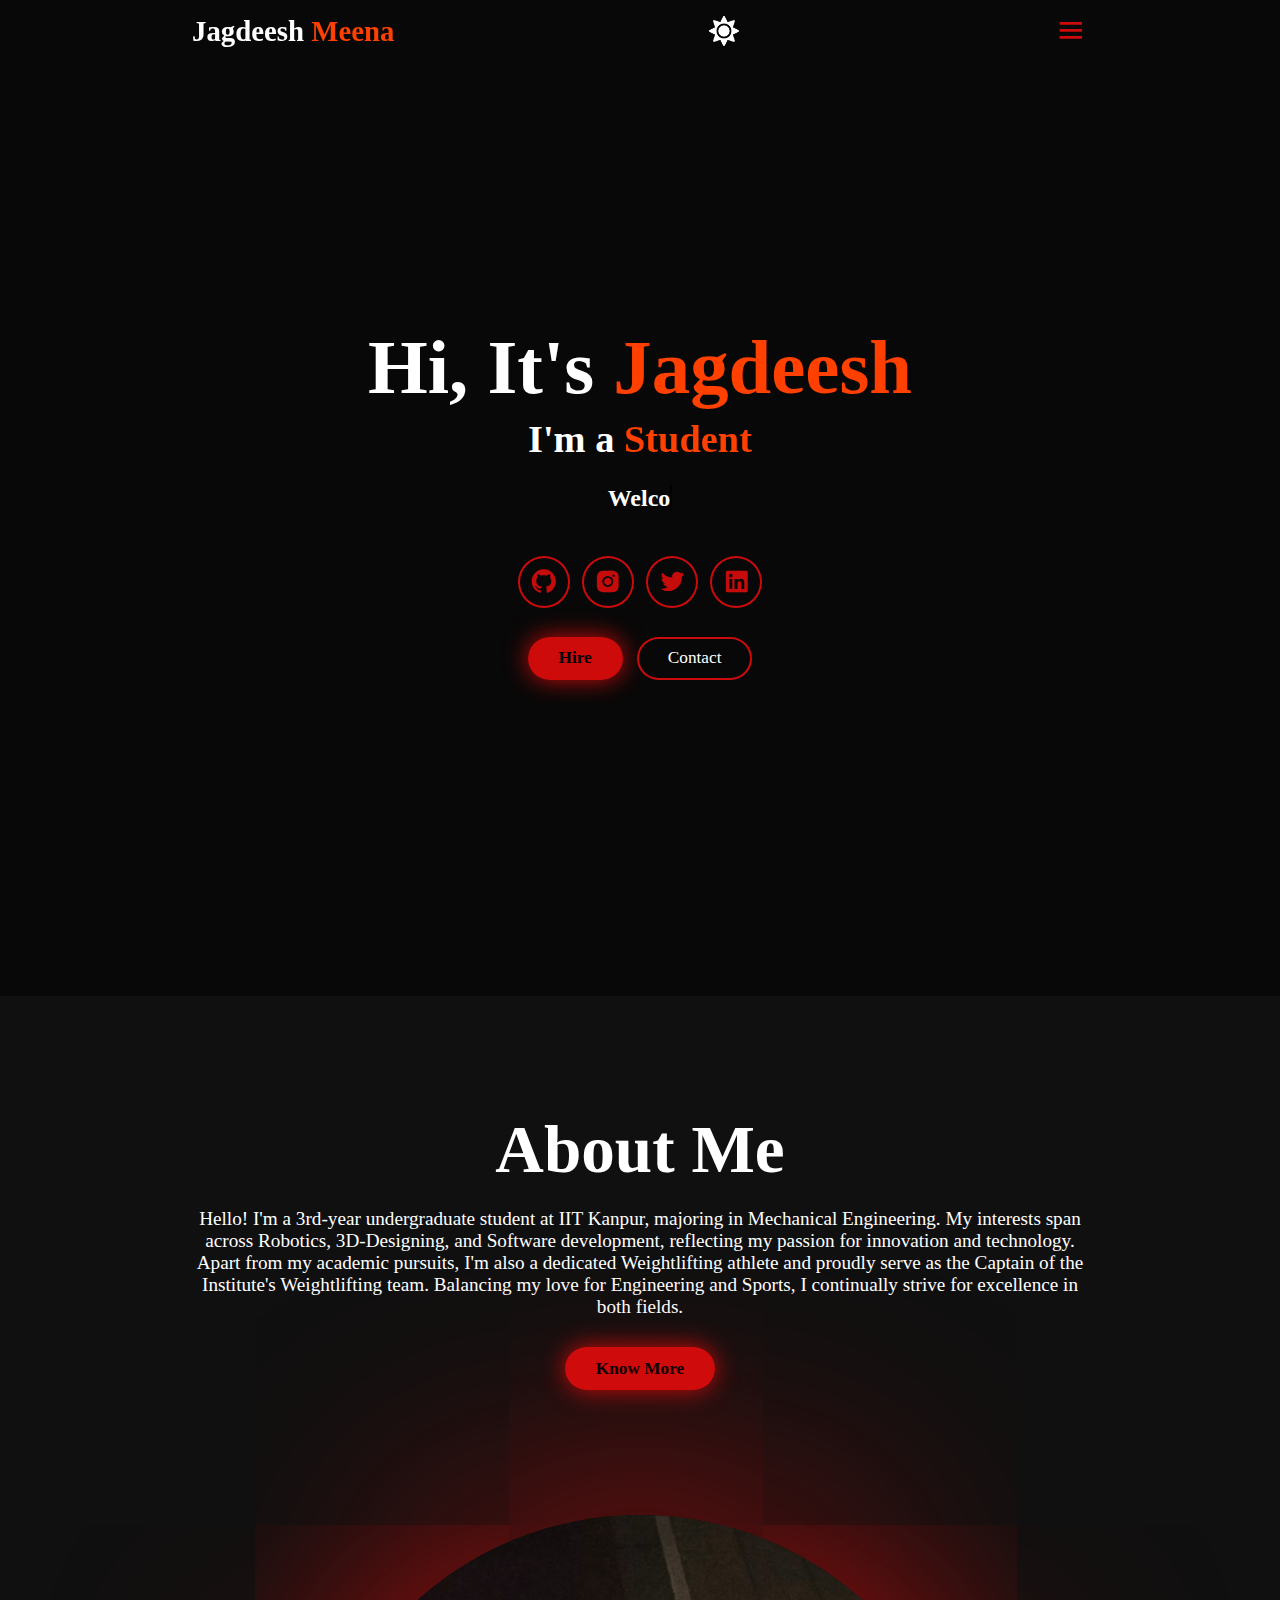
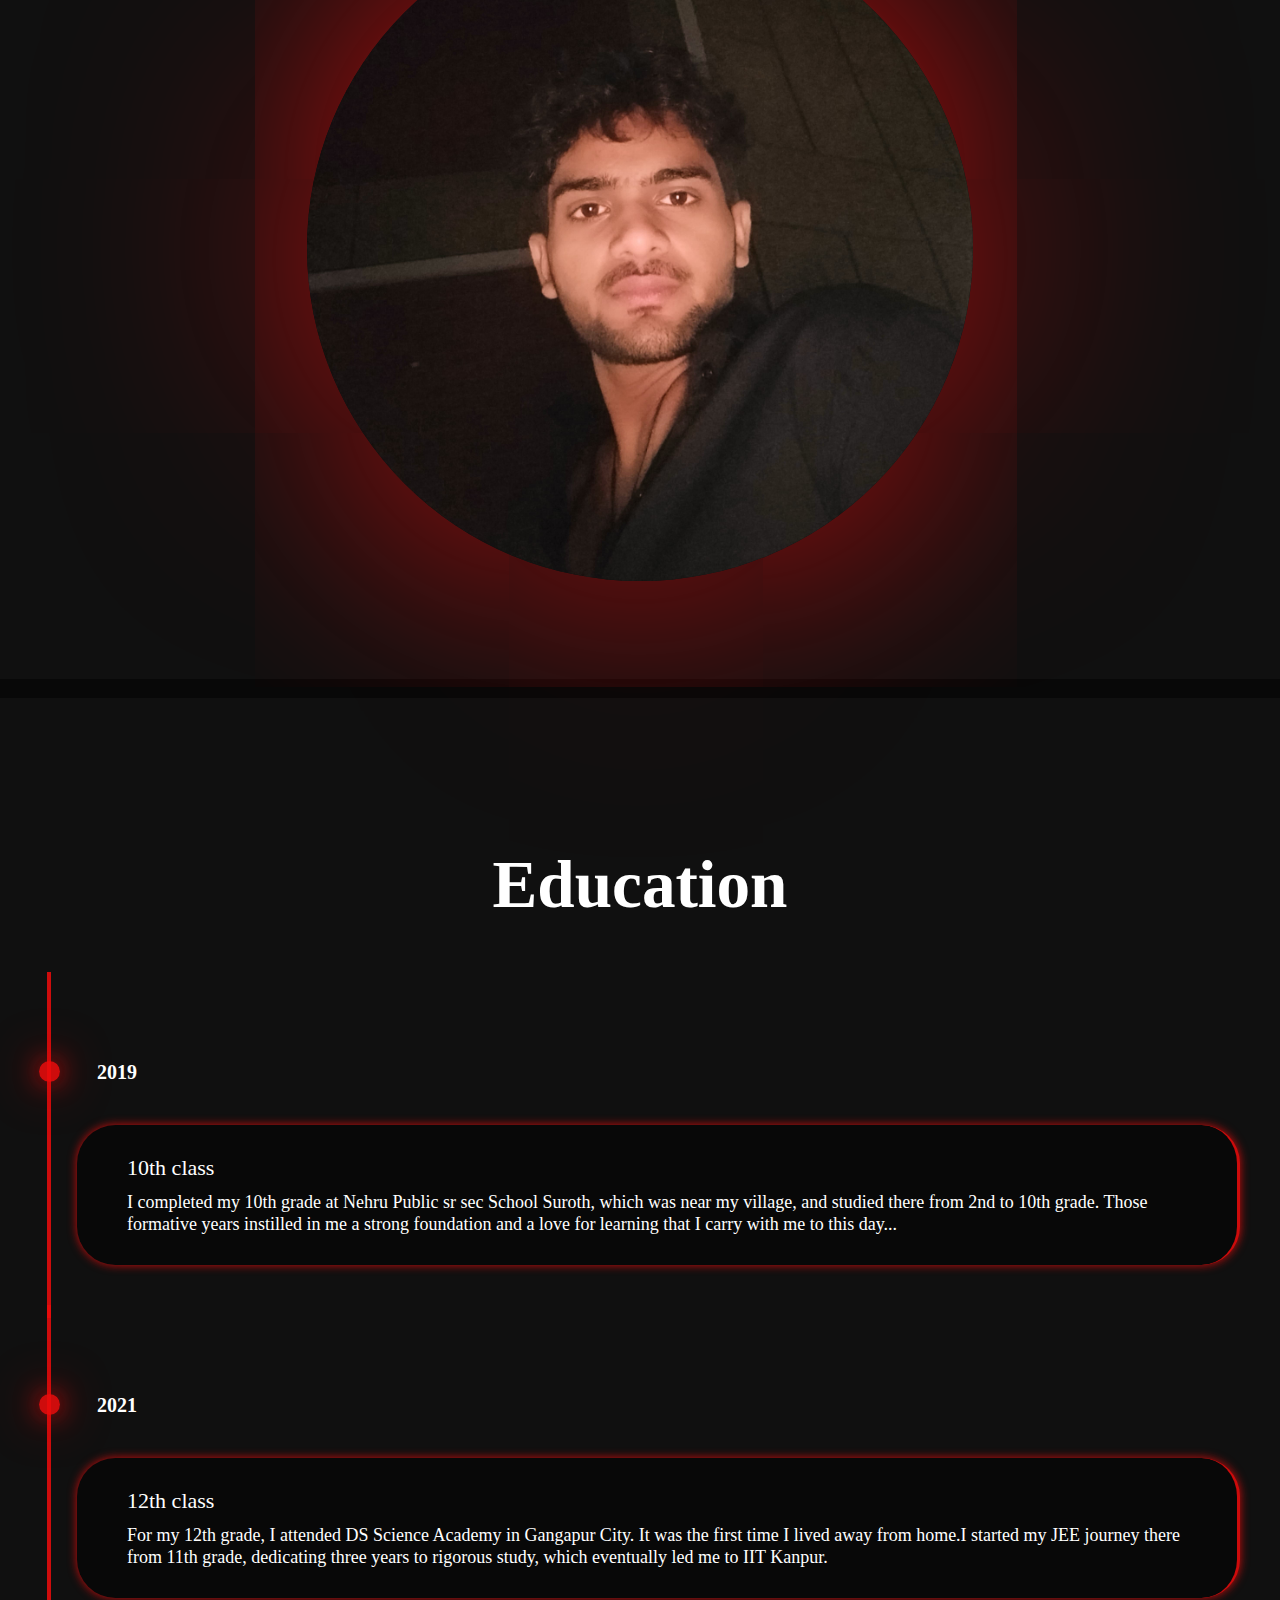
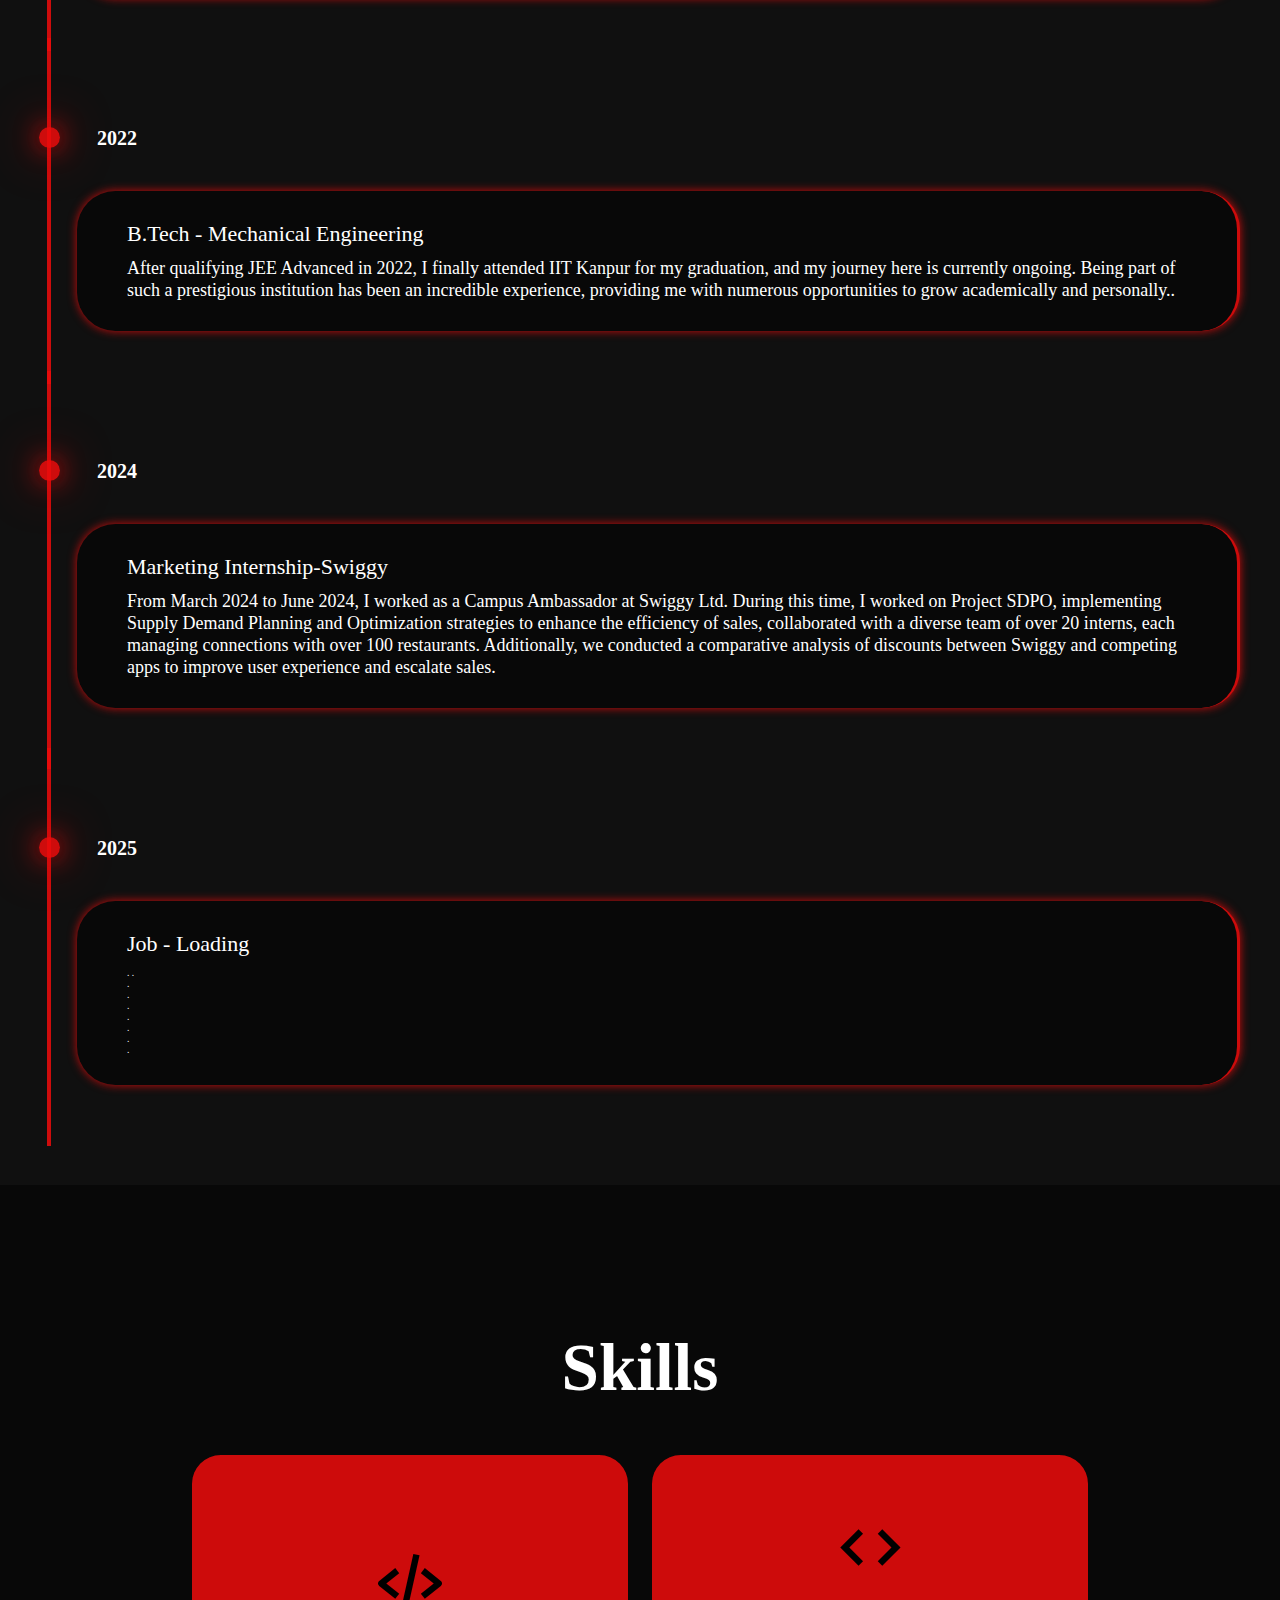
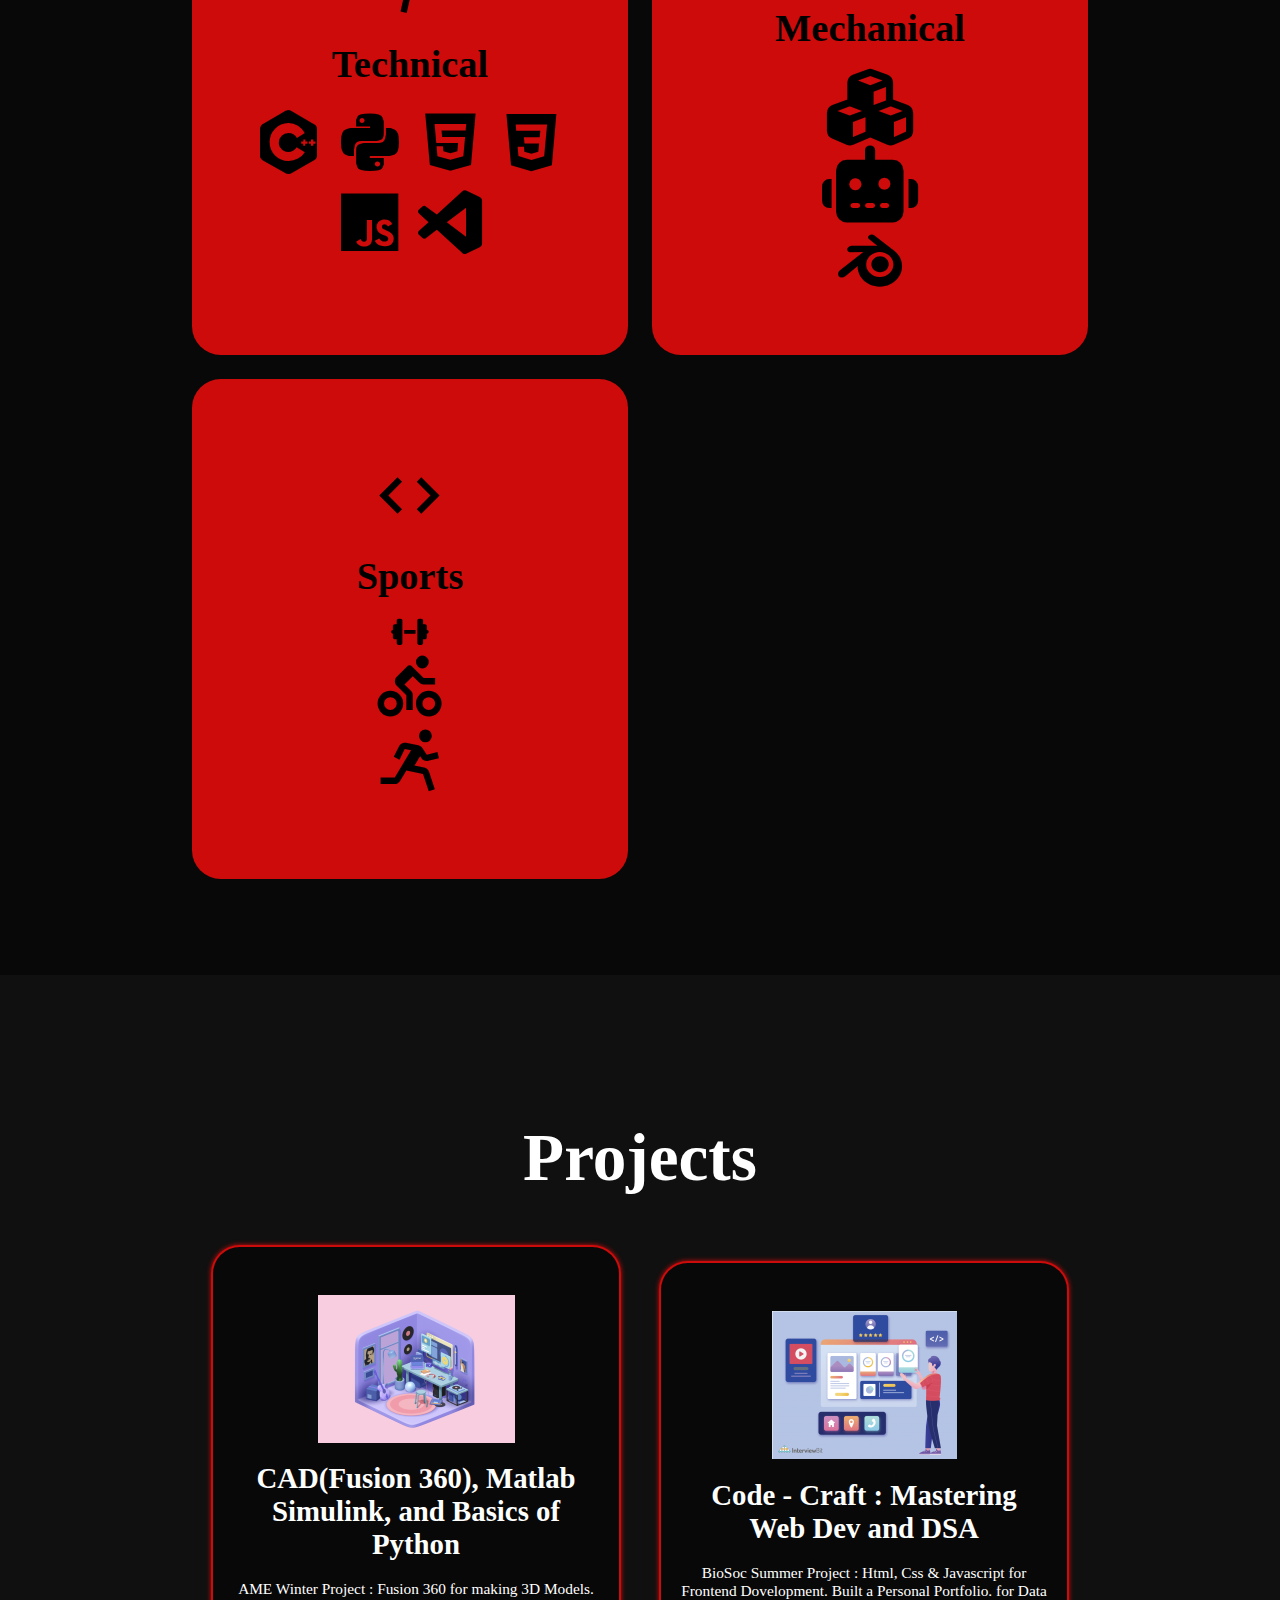
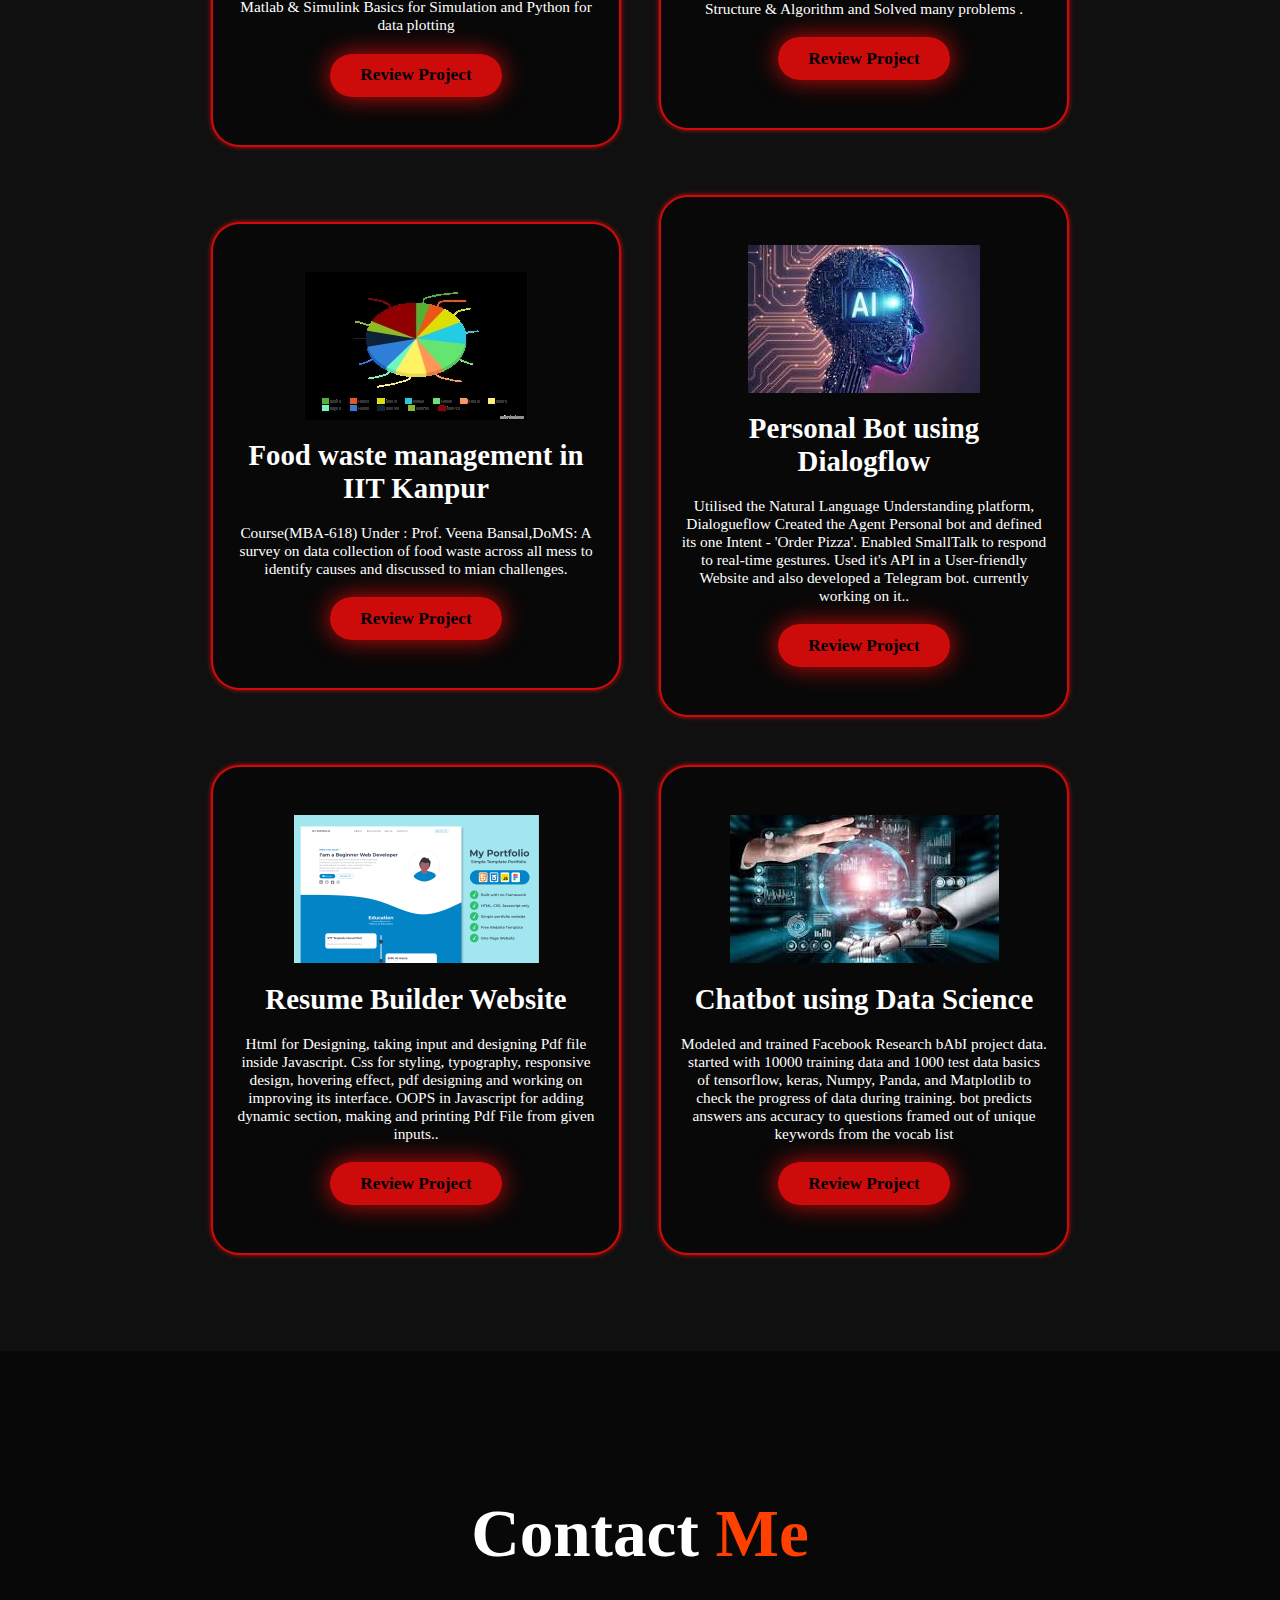
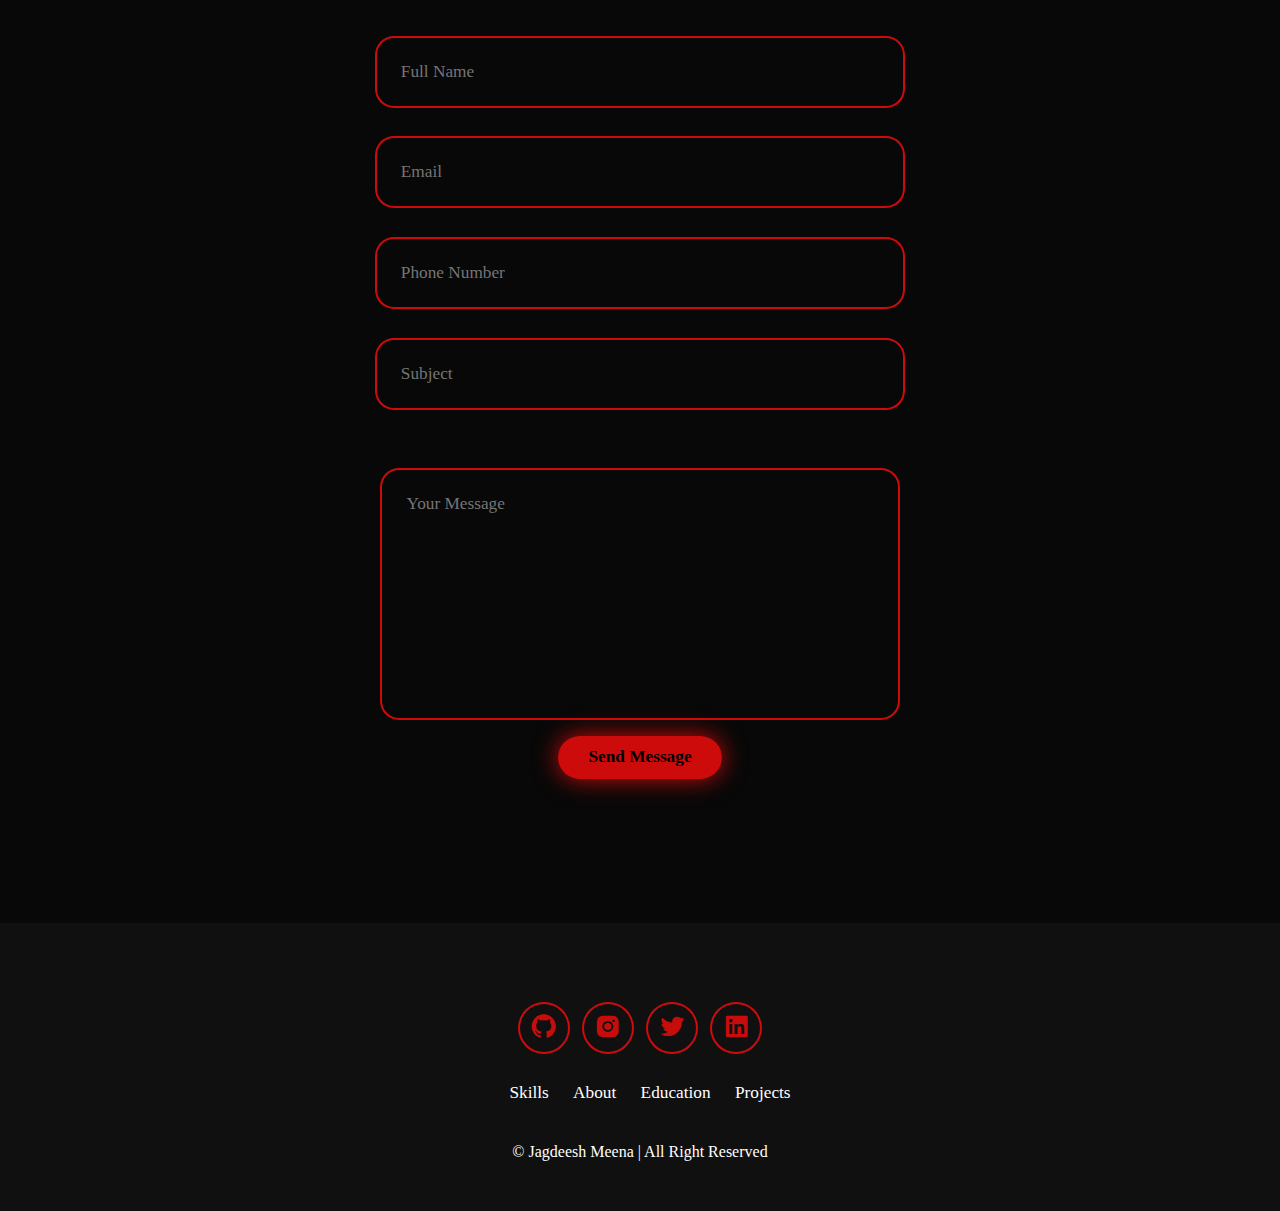
<file: index.html>
<!DOCTYPE html>
<html lang="en">

<head>
  <meta charset="UTF-8" />
  <meta name="viewport" content="width=device-width, initial-scale=1.0" />
  <title>Portfolio Website</title>
  <link rel="stylesheet" href="style.css" />
  <link rel="stylesheet" href="https://cdnjs.cloudflare.com/ajax/libs/font-awesome/6.2.0/css/all.min.css" />
  <link href="https://unpkg.com/boxicons@2.1.4/css/boxicons.min.css" rel="stylesheet" />
</head>

<body>
  <header class="header">
    <a href="#home" class="logo">
      Jagdeesh <span>Meena</span>
    </a>
    <img src="sun.png" id="icon" alt="">
    <i class="bx bx-menu" id="menu-icon"></i>

    <nav class="navbar">
      <a href="#home" >Home</a>
      <a href="#about">About</a>
      <a href="#education">Education</a>
      <a href="#services">Skills</a>
      <a href="#projects">Projects</a>
      <a href="#contact">Contact</a>
    </nav>
    
    
    <a href="Master_Resume.pdf" class="gradient-btn">Resume</a>

  </header>

  <section class="home" id="home">

    <div class="home-content">
      <h1>Hi, It's <span>Jagdeesh</span></h1>
      <h3 >I'm a <span id="dynamic-text">Student</span ></h3>
      <h2 id="welcome">Welcome To my Page</h2>


      <div class="social-icons">

        <a href="https://github.com/jagdeeshjk">
          <i  class="bx bxl-github"></i>
        </a>
        <a href="https://www.instagram.com/jagdeeshjk_08/">
          <i class="bx bxl-instagram-alt"></i>
        </a>
        <a href="#">
          <i class="bx bxl-twitter"></i>
        </a>
        <a href="https://www.linkedin.com/in/jagdeesh-meena/">
          <i class="bx bxl-linkedin-square"></i>
        </a>

      </div>
      <div class="btn-group">
        <a href="#" class="btn">Hire</a>
        <a onclick="window.location.href='mailto:jaymeena075@gmail.com';" >Contact</a>
      </div>

    </div>
    </div>
  </section>

  <section class="about" id="about">
    <div class="about-img">
      <img src="WhatsApp Image 2024-07-16 at 22.52.01_89c51a00.jpg" alt="">
    </div>
    <div class="about-content">
      <h2>About Me</h2>
      <p>
        Hello! I'm a 3rd-year undergraduate student at IIT Kanpur, majoring in Mechanical Engineering. My interests span across Robotics, 3D-Designing, and Software development, reflecting my passion for innovation and technology. Apart from my academic pursuits, I'm also a dedicated Weightlifting athlete and proudly serve as the Captain of the Institute's Weightlifting team. Balancing my love for Engineering and Sports, I continually strive for excellence in both fields.
      </p>
     


      <a href="#" class="btn" onclick="promptPassword()">Know More</a><!-- Replace 'new-page.html' with your actual page URL -->
    </div>
  </section>


<section class="education" id="education">

      <h2 class="heading">Education</h2>
      <div class="timeline-items">

        <div class="timeline-item">
          <div class="timeline-dot"></div>
             <div class="timeline-date">
              2019
             </div>
             <div class="timeline-content">
              <h3>10th class</h3>
              <p>I completed my 10th grade at Nehru Public sr sec School Suroth, which was near my village, and studied there from 2nd to 10th grade. Those formative years instilled in me a strong foundation and a love for learning that I carry with me to this day...</p>
             </div>
          
        </div>

        <div class="timeline-item">
          <div class="timeline-dot"> </div>
             <div class="timeline-date">
            2021
             </div>
             <div class="timeline-content">
              <h3>12th class</h3>
              <p>For my 12th grade, I attended DS Science Academy in Gangapur City. It was the first time I lived away from home.I started my JEE journey there from 11th grade, dedicating three years to rigorous study, which eventually led me to IIT Kanpur.</p>
             </div>
         
        </div>
 
        <div class="timeline-item">
          <div class="timeline-dot"></div>
             <div class="timeline-date">
              2022
             </div>
             <div class="timeline-content">
              <h3>B.Tech - Mechanical Engineering</h3>
              <p>After qualifying JEE Advanced in 2022, I finally attended IIT Kanpur for my graduation, and my journey here is currently ongoing. Being part of such a prestigious institution has been an incredible experience, providing me with numerous opportunities to grow academically and personally..</p>
             </div>
          
        </div>

        <div class="timeline-item">
          <div class="timeline-dot"></div>
             <div class="timeline-date">
              2024
             </div>
             <div class="timeline-content">
              <h3>Marketing Internship-Swiggy</h3>
              <p>From March 2024 to June 2024, I worked as a Campus Ambassador at Swiggy Ltd. During this time, I worked on Project SDPO, implementing Supply Demand Planning and Optimization strategies to enhance the efficiency of sales, collaborated with a diverse team of over 20 interns, each managing connections with over 100 restaurants. Additionally, we conducted a comparative analysis of discounts between Swiggy and competing apps to improve user experience and escalate sales.</p>
             </div>
          
        </div>
  
        <div class="timeline-item">
          <div class="timeline-dot"></div>
             <div class="timeline-date">
              2025
             </div>
             <div class="timeline-content">
              <h3>Job - Loading</h3>
              <p>
                <div class=""></div>.
                . <div>.</div>
                . <div>.</div>
                . <div>.</div>
                . <div>.</div>
               
             </div>
          
        </div>


      </div>


</section>
 

  <section class="services" id="services">

    <h2 class="heading"> Skills</h2>


    <div class="services-container">
      <div class="service-box">
        <div class="service-info">
          <i class='bx bx-code-alt'></i>
          <h4>Technical</h4>
          <p>


            <i class='bx bxl-c-plus-plus' ></i>
            <i class='bx bxl-python' ></i>
            <i class='bx bxl-html5' ></i>
            <i class='bx bxl-css3' ></i>
            <i class='bx bxl-javascript' ></i>
            <i class='bx bxl-visual-studio'></i>
            
          </p>
        </div>
      </div>




      <div class="service-box">
        <div class="service-info">
          <i class="bx bx-code"></i>
          <h4>Mechanical</h4>
          <p>
          <div>  <i class="fa-solid fa-cubes"></i></div>
            <i class="fa-solid fa-robot"></i>
            <i class='bx bxl-blender'></i>
          </p>
        </div>
      </div>
      <div class="service-box">
        <div class="service-info">
          <i class="bx bx-code"></i>
          <h4>Sports</h4>
          <p>
            <div><i style='font-size:30px' class='fas'>&#xf44b;</i></div> 
            <i class='bx bx-cycling'></i>
            <i class='bx bx-run'></i>


          </p>
        </div>
      </div>
    </div>
  </section>




  <section class="projects" id="projects">

    <h2 class="heading">Projects</h2>
    <div class="projects-box">


      <div class="project-card">
        <img src="cad project.png" alt="">

        <h3>CAD(Fusion 360), Matlab Simulink, and Basics of Python </h3>
        <p> 
          AME Winter Project :   Fusion 360 for making 3D Models.
 Matlab & Simulink Basics for Simulation and Python for data plotting 
        </p>
        <a class="btn"href="https://a360.co/49PbHSa" > Review Project </a>
       
      </div>
    <!-- <div class="btn" href onclick="openModal('project1-modal')" > Review Project</div>
      </div>

      Modal for Project 1 
<div id="project1-modal" class="modal">
  <div id="close" class="modal-content">
    <span class="modal-close" onclick="closeModal('project1-modal')"></span>
    <h2>Project 1 Details</h2>
    <p>Details about Project 1...</p>
    <p>You can add more content here.
      Lorem ipsum dolor sit amet consectetur adipisicing elit. Nostrum animi reprehenderit atque, veniam excepturi quod quas tenetur? Esse temporibus laudantium harum, sit hic porro obcaecati, voluptas natus officia nihil unde?
    </p>
  </div>
</div>  -->


      <div class="project-card">
        <img src="Wevdev project.png" alt="">
        <h3> Code - Craft :   Mastering  Web  Dev and DSA</h3>
        <p>BioSoc Summer Project : 
          
          Html, Css & Javascript for Frontend Dovelopment. Built a Personal Portfolio.
         for Data Structure & Algorithm and Solved many problems .
         </p>
         <a class="btn" href="https://github.com/jagdeeshjk/Portfolio_Jagdeesh_meena.git" > Review Project</a>
      </div>


      <div class="project-card">
        <img src="food waste.jpg" alt="">
        <h3>Food waste management in IIT Kanpur</h3>
        <p>Course(MBA-618)
          Under : Prof. Veena Bansal,DoMS: 
          A survey on data collection of food waste across all mess to identify causes and discussed to mian challenges. </p>
          <a class="btn" href="https://drive.google.com/file/d/1zjwTZJby-jJ7IVWIPSo_uhHaxQW8qSmQ/view" > Review Project</a>
      </div>


      <div class="project-card">
        <img src="one.jpeg" alt="">
        <h3>Personal Bot using Dialogflow</h3>
        <p> 
           Utilised the Natural Language Understanding platform, Dialogueflow 
        Created the Agent Personal bot and defined its one Intent - 'Order Pizza'. Enabled SmallTalk to respond to real-time gestures. Used it's API in a User-friendly Website and also developed a Telegram bot. currently working on it..</p>
       <a class= "btn" href="https://t.me/Jagdeesh_Personal_bot">Review Project</a>
      </div>



      <div class="project-card">
        <img  src = "resume builder project.png" alt="">
        <h3>Resume  Builder  Website</h3>
        <p>
         Html for Designing, taking input and designing Pdf file inside Javascript.
         Css for styling, typography, responsive design, hovering effect, pdf designing and working on improving its interface.
         OOPS in Javascript for adding dynamic section, making and printing Pdf File from given inputs..</p>
        <a href="https://github.com/jagdeeshjk/Resume-Builder.git" class="btn">Review Project</a>
      </div>

      <div class="project-card">
        <img src="three.jpeg" alt="">
        <h3>Chatbot using Data Science</h3>
        <p> 
           Modeled and trained Facebook Research bAbI project data.
          started with 10000 training data and 1000 test data 
         basics of tensorflow, keras, Numpy, Panda, and Matplotlib to check the progress of data during training.
         bot predicts answers ans accuracy to questions framed out of unique keywords from the vocab list </p>
        <a href= "https://github.com/jagdeeshjk/Chatbot.git" class="btn">Review Project</a>
      </div>




  </section>



  <section class="contact" id="contact">

    <h2 class="heading">Contact <span>Me</span></h2>

    <form action="#" method="">

      <div class="input-group">
         <div class="input-box">
          <input type="text" placeholder="Full Name">
          <input type="email" placeholder="Email" id="">
         </div>

         <div class="input-box">
          <input type="number" placeholder="Phone Number" id="">
          <input type="text" placeholder="Subject">
         </div>
     </div>

        <div class="input-group-2">
          <textarea name="" id="" placeholder="Your Message" cols="30" rows="10"></textarea>
       <!--  <input href="mailto:jaymeena075@gmail.com" type="submit" value="Send Message" class="btn"> 
        -->
       <a 
        class="btn" onclick="window.location.href='mailto:jaymeena075@gmail.com';" >Send Message</a>
  </form>

  </section>

  <footer class="footer">
    <div class="social-icons">


      <a href="https://github.com/jagdeeshjk">
        <i  class="bx bxl-github"></i>
      </a>
      <a href="https://www.instagram.com/jagdeeshjk_08/">
        <i class="bx bxl-instagram-alt"></i>
      </a>
      <a href="#">
        <i class="bx bxl-twitter"></i>
      </a>
      <a href="https://www.linkedin.com/in/jagdeesh-meena/">
        <i class="bx bxl-linkedin-square"></i>
      </a>

    </div>

    <ul class="list">

      <li>
        <a href="#services">Skills</a>
      </li>
      <li>
        <a href="#about">About</a>
      </li>
      <li>
        <a href="#education">Education</a>
      </li>
      <li>
        <a href="#projects">Projects</a>
      </li>
      
    </ul>

    <p class="copyright">
    &copy; Jagdeesh Meena | All Right Reserved
    </p>


  </footer>

  <script src="script.js"></script>
</body>

</html>
</file>
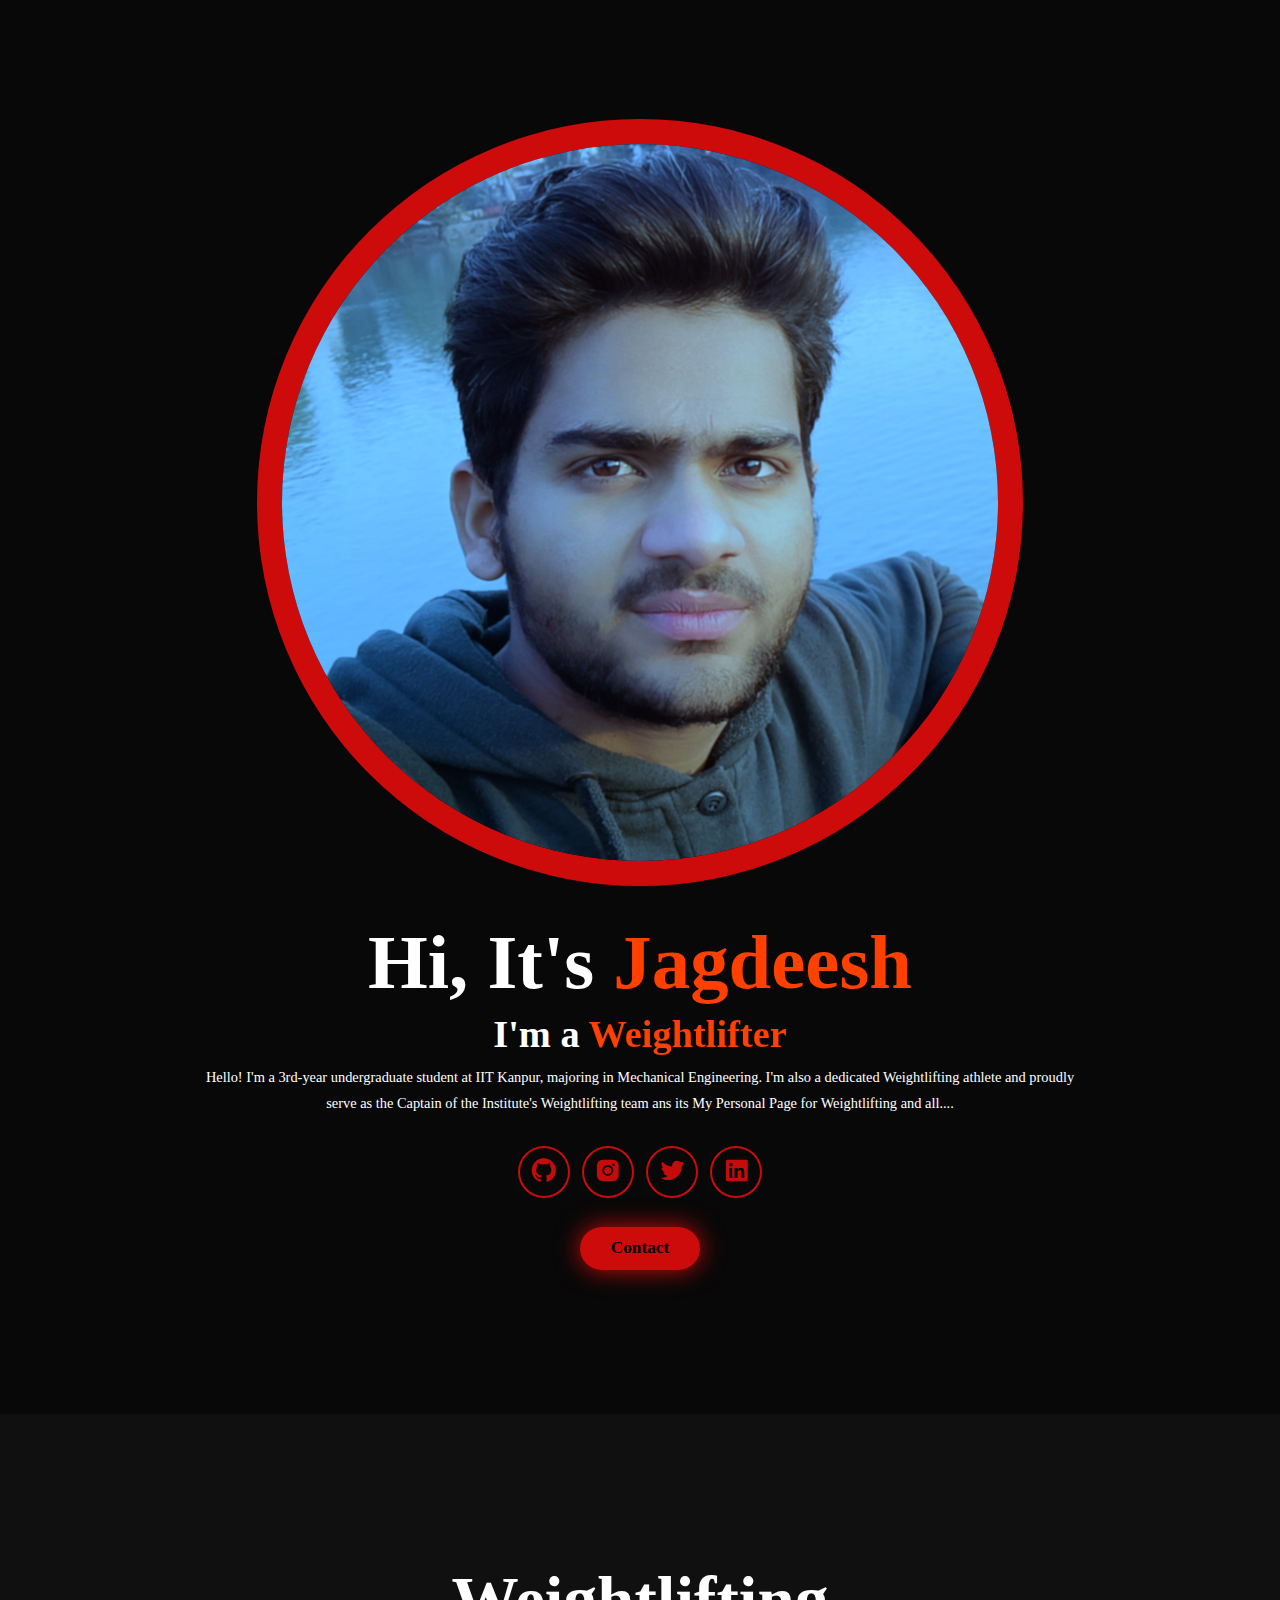
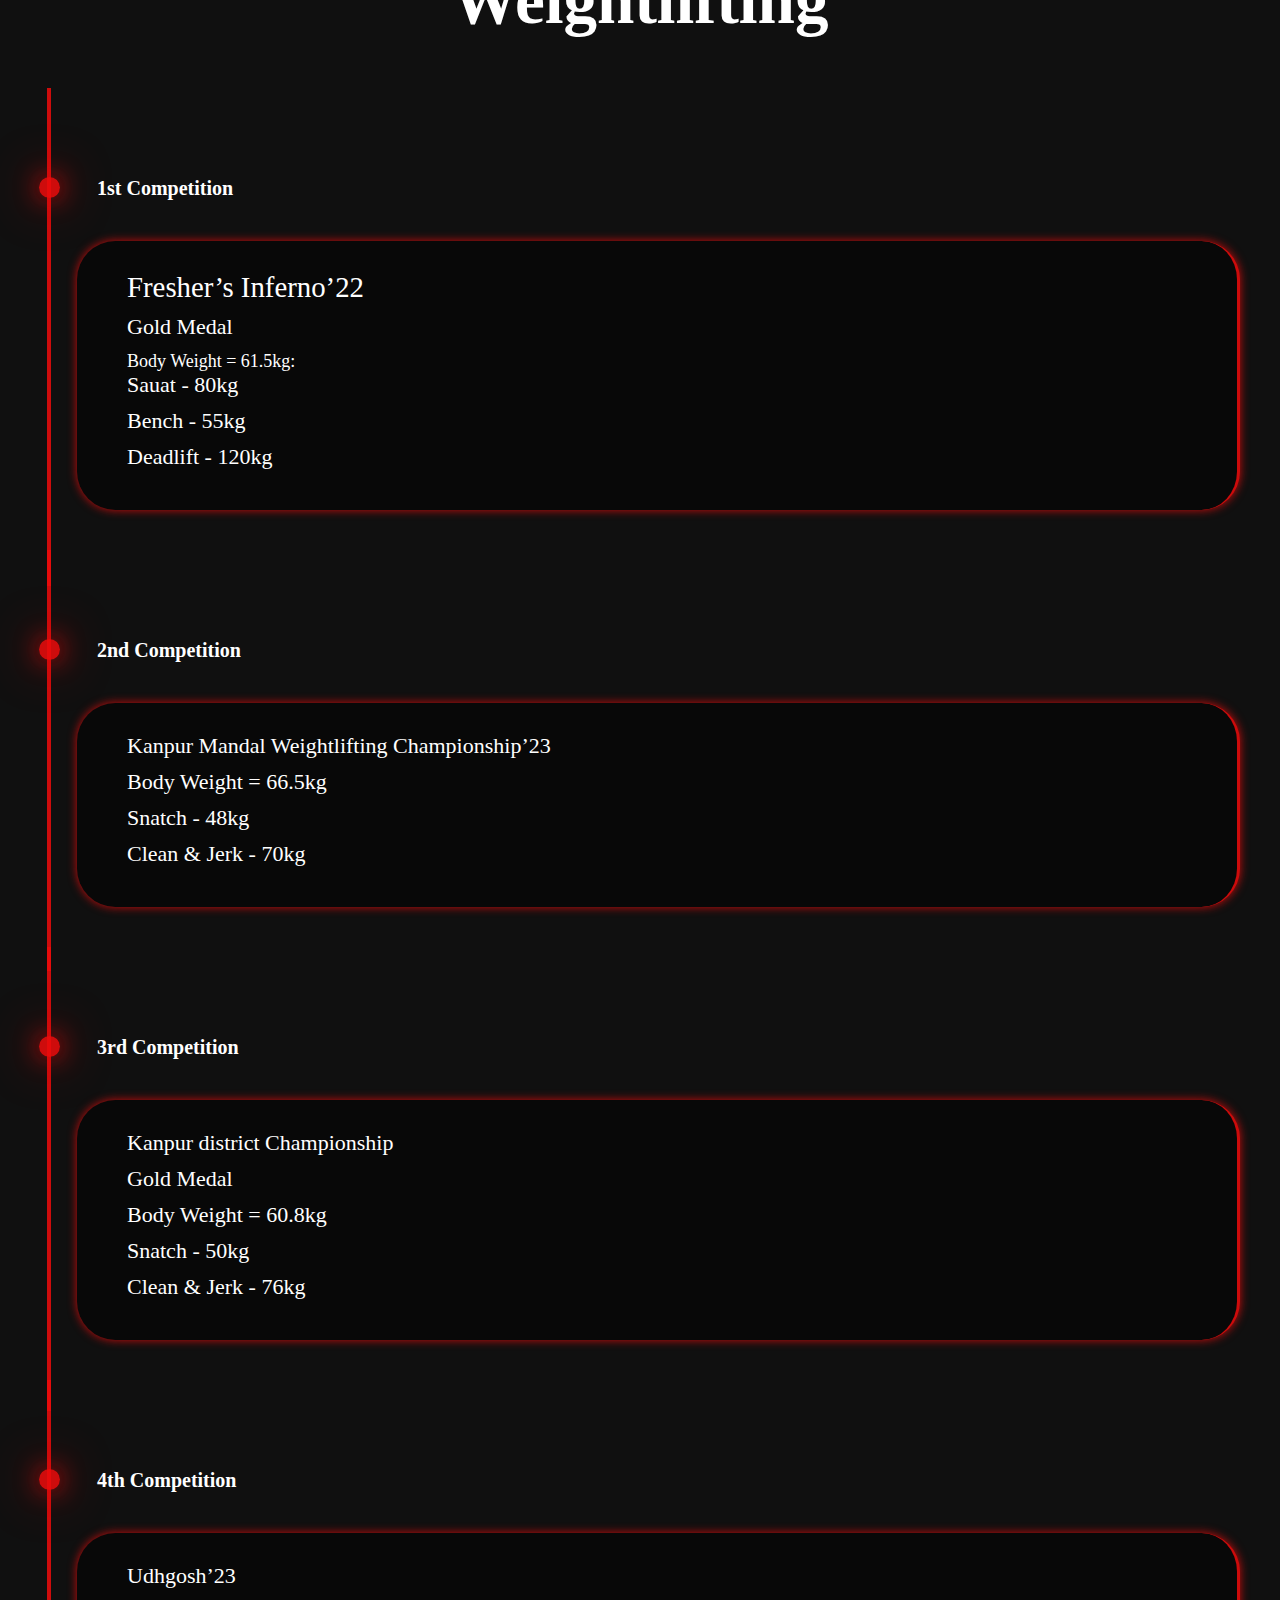
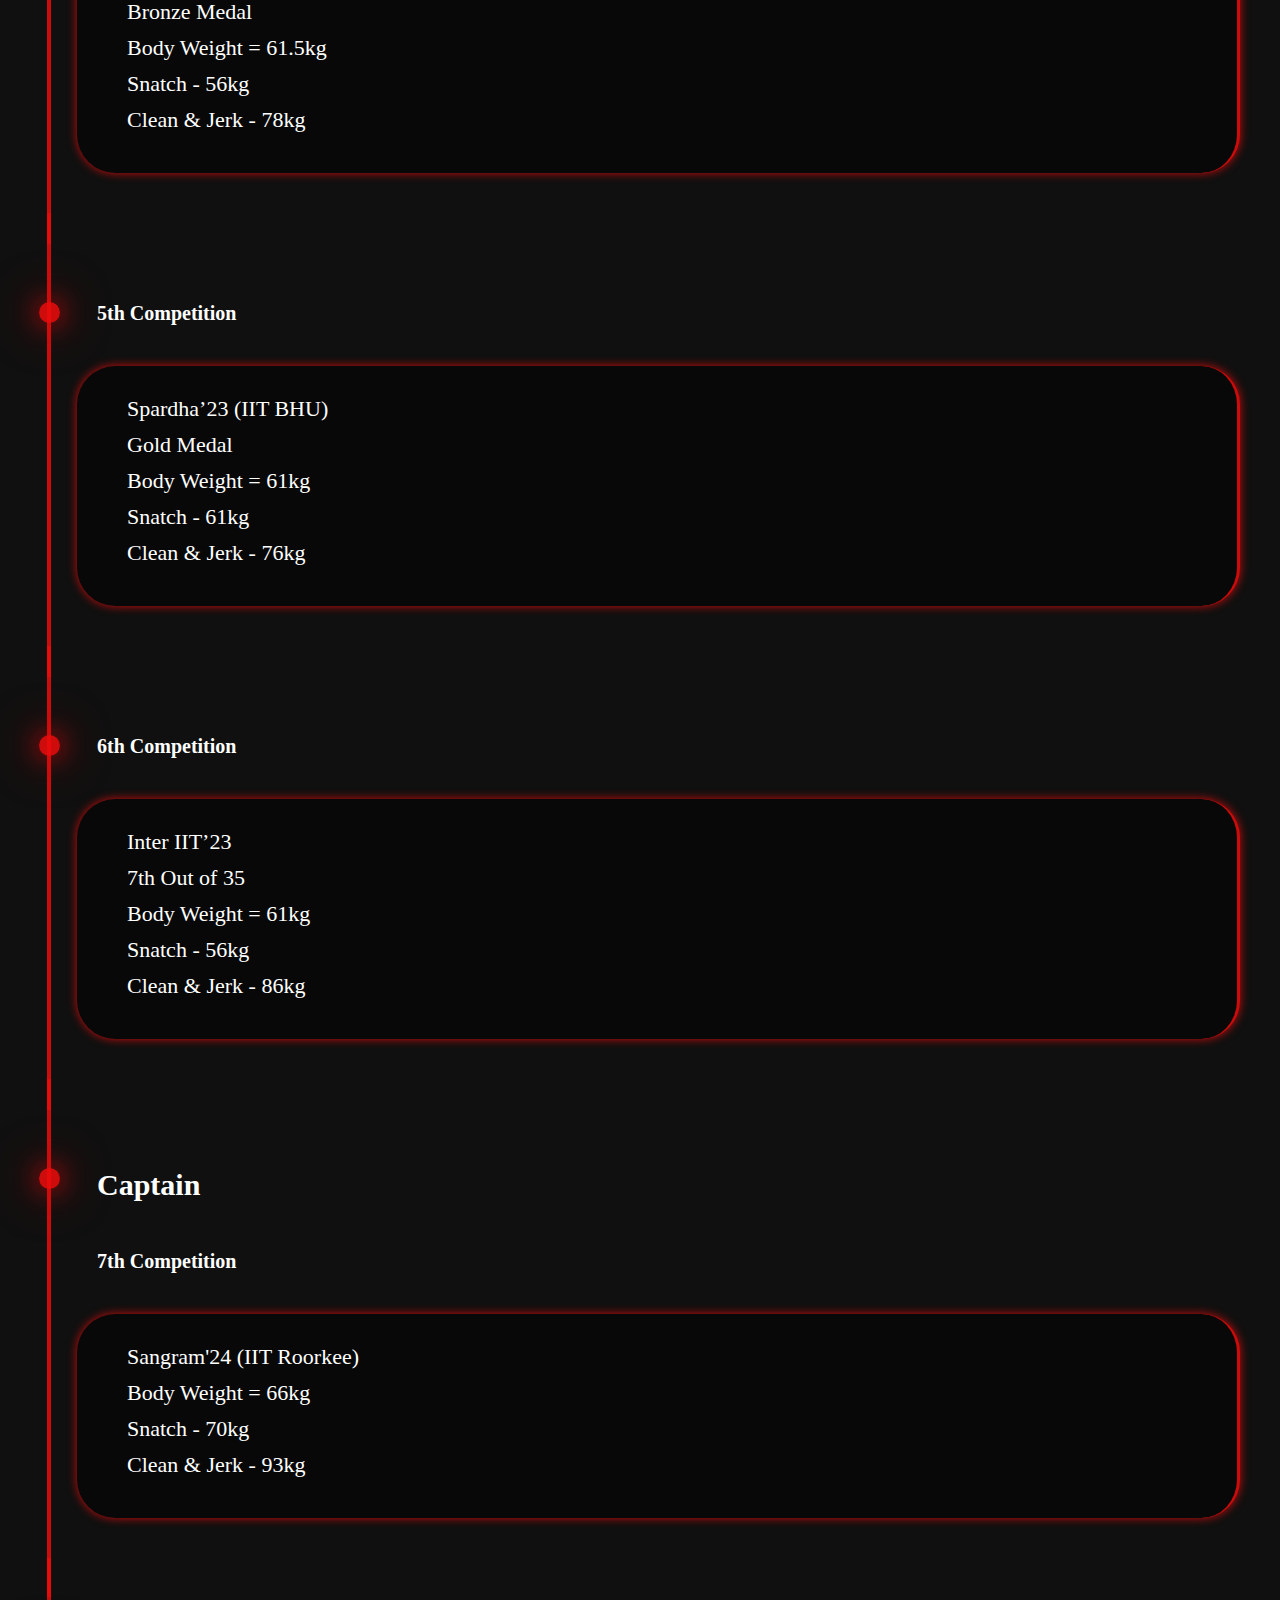
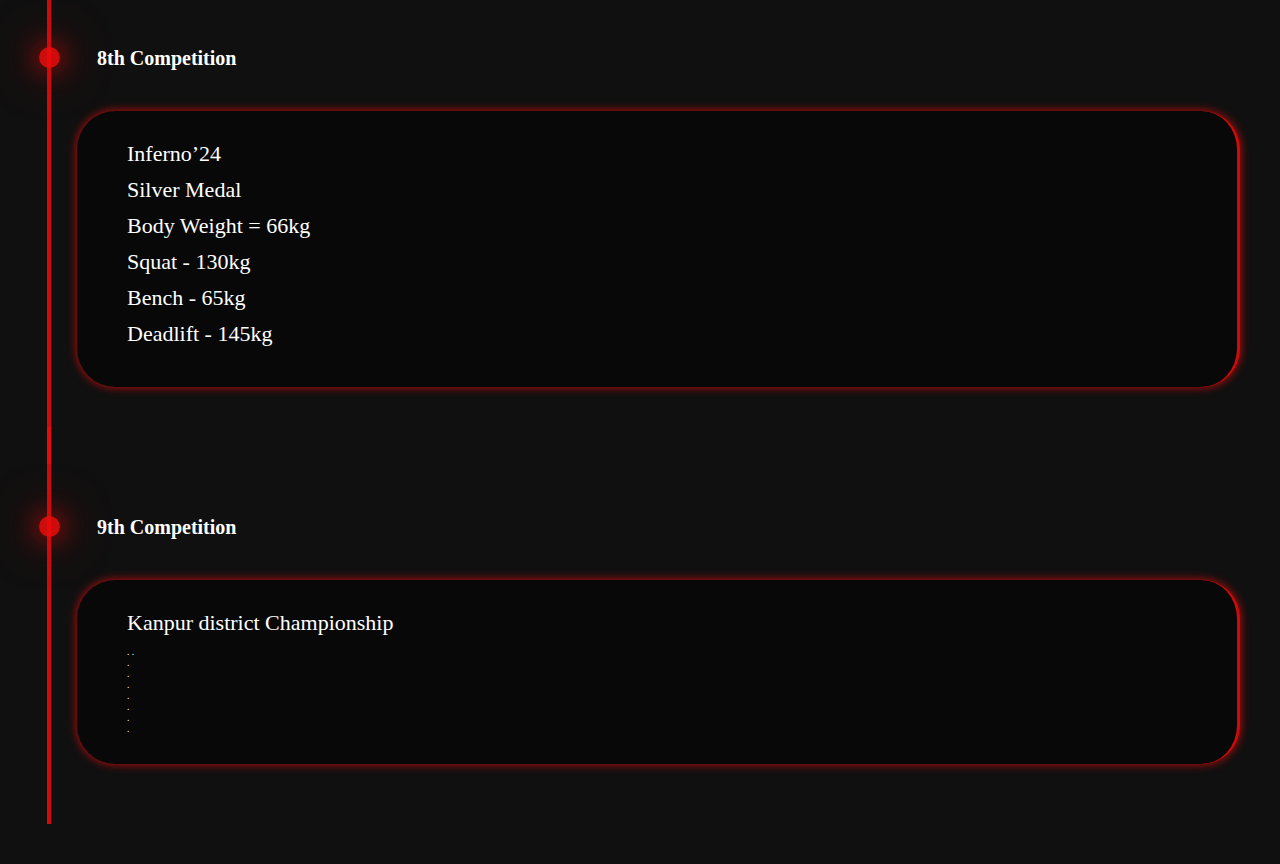
<file: Know-more.html>
<!DOCTYPE html>
<html lang="en">
<head>
    <meta charset="UTF-8">
    <meta name="viewport" content="width=device-width, initial-scale=1.0">
    <title>Jagdeesh</title>
    <link rel="stylesheet" href="style.css" />
    <link rel="stylesheet" href="https://cdn.jsdelivr.net/npm/boxicons@2.0.7/css/boxicons.min.css" />
</head>
<body>
    <section class="home" id="home">

        <div class="home-content">
          <h1>Hi, It's <span>Jagdeesh</span></h1>
            
          <h3>I'm a <span>Weightlifter</span></h3>
          <p> Hello! I'm a 3rd-year undergraduate student at IIT Kanpur, majoring in Mechanical Engineering. I'm also a dedicated Weightlifting athlete and proudly serve as the Captain of the Institute's Weightlifting team ans its My  Personal Page for Weightlifting and all....</p>
    
          <div class="social-icons">
    
            <a href="https://github.com/jagdeeshjk">
              <i  class="bx bxl-github"></i>
            </a>
            <a href="https://www.instagram.com/jagdeeshjk_08/">
              <i class="bx bxl-instagram-alt"></i>
            </a>
            <a href="#">
              <i class="bx bxl-twitter"></i>
            </a>
            <a href="https://www.linkedin.com/in/jagdeesh-meena/">
              <i class="bx bxl-linkedin-square"></i>
            </a>
    
          </div>
          <div class="btn-group">
           
            <a 
             
             class="btn"
             onclick="window.location.href='mailto:jaymeena075@gmail.com';" >Contact</a>
          </div>
    
        </div>
    
        <div class="home-img">
          <img src="dp.jpg1 copy.jpg" alt="">
        </div>
      </section>




      <section class="education" id="education">

        <h2 class="heading">Weightlifting</h2>
        <div class="timeline-items">
  
          <div class="timeline-item">
            <div class="timeline-dot"></div>
               <div class="timeline-date">
                1st Competition
               </div>
               <div class="timeline-content">
                <h3 style="font-size: 3rem;">Fresher’s Inferno’22 </h3> <h3>Gold Medal</h3>
                <p >Body Weight = 61.5kg: 

                  <h3>Sauat - 80kg </h3> 
                 <h3> Bench - 55kg</h3>
                 <h3>Deadlift - 120kg</h3> 
                  
                </p>
               </div>
            
          </div>
  
          <div class="timeline-item">
            <div class="timeline-dot"> </div>
               <div class="timeline-date">
                2nd Competition
               </div>
               <div class="timeline-content">
                <h3>Kanpur Mandal Weightlifting Championship’23</h3>
                <p>
                  <h3>Body Weight = 66.5kg</h3>
                  <h3>Snatch - 48kg</h3>
                  <h3>Clean & Jerk - 70kg</h3>
                </p>
               </div>
           
          </div>
   
          <div class="timeline-item">
            <div class="timeline-dot"></div>
               <div class="timeline-date">
                3rd Competition
               </div>
               <div class="timeline-content">
                <h3>Kanpur district Championship</h3>
                <p><h3>Gold Medal</h3>
                <h3>Body Weight = 60.8kg</h3>
                <h3>Snatch - 50kg</h3>
                <h3>Clean & Jerk - 76kg</h3>

                
                </p>
               </div>
            
          </div>
  
          <div class="timeline-item">
            <div class="timeline-dot"></div>
               <div class="timeline-date">
               4th Competition
               </div>
               <div class="timeline-content">
                <h3>Udhgosh’23</h3>
                <p > <h3>Bronze Medal</h3>
              <h3>Body Weight = 61.5kg </h3> 

                  <h3>Snatch - 56kg</h3> 
               
                 <h3>Clean & Jerk - 78kg</h3> 
                </p>
               </div>
            
          </div>
    
          <div class="timeline-item">
            <div class="timeline-dot"></div>
               <div class="timeline-date">
                5th Competition
               </div>
               <div class="timeline-content">
                <h3>Spardha’23 (IIT BHU)</h3>
                <p > <h3>Gold Medal </h3>
                  <h3>Body Weight = 61kg </h3> 
                      <h3>Snatch - 61kg</h3> 
                     <h3>Clean & Jerk - 76kg</h3> 
                    </p>
               </div>
            
          </div>

          
          <div class="timeline-item">
            <div class="timeline-dot"></div>
               <div class="timeline-date">
                6th Competition
               </div>
               <div class="timeline-content">
                <h3>Inter IIT’23</h3>
                <p > <h3>7th Out of 35 </h3>
                  <h3>Body Weight = 61kg </h3> 
                      <h3>Snatch - 56kg</h3> 
                     <h3>Clean & Jerk - 86kg</h3> 
                    </p>
               </div>
            
          </div>
        
          <div class="timeline-item">
            <div class="timeline-dot"></div>
               <div class="timeline-date">
                <h2 >Captain</h2>
                7th Competition
               </div>
               <div class="timeline-content">
                <h3>Sangram'24 (IIT Roorkee)</h3>
                <p > 
                  <h3>Body Weight = 66kg </h3> 
                      <h3>Snatch - 70kg</h3> 
                     <h3>Clean & Jerk - 93kg</h3> 
                    </p>
               </div>
            
          </div>
          <div class="timeline-item">
            <div class="timeline-dot"></div>
               <div class="timeline-date">
                8th Competition
               </div>
               <div class="timeline-content">
                <h3>Inferno’24</h3>
                <p > <h3>Silver Medal </h3>
                  <h3>Body Weight = 66kg </h3> 
                      <h3>Squat - 130kg</h3> 
                     <h3>Bench - 65kg</h3> 
                     <h3>Deadlift - 145kg</h3> 
                    </p>
               </div>
            
          </div>
          <div class="timeline-item">
            <div class="timeline-dot"></div>
               <div class="timeline-date">
              9th Competition
               </div>
               <div class="timeline-content">
                <h3>Kanpur district Championship</h3>
                <p>
                  <div class=""></div>.
                  . <div>.</div>
                  . <div>.</div>
                  . <div>.</div>
                  . <div>.</div>
                 <p/>
               </div>
            
          </div>
  
  
        </div>
  
  
  </section>
</body>
</html>
</file>
<file: style.css>
* {
    margin: 0;
    padding: 0;
    box-sizing: border-box;
    text-decoration: none;
    scroll-behavior: smooth;
    font-family: "Poppins";
}

:root {
    --bg-color: #080808;
    --second-bg-color: #101010;
    --text-color: white;
    --second-text-color: rgb(255, 64, 0);
    --main-color: #ea0c0cde;
}

.dark-theme {

    --bg-color: #080808;
    --second-bg-color: #101010;
    --text-color: white;
    --second-text-color: rgb(255, 64, 0);
    --main-color: #ea0c0cde;

}



.light-theme {
    --bg-color: #ffffff;
    --second-bg-color: #ffffff;
    --text-color: rgb(0, 0, 0);
    --main-color: #ea0c0c;
    --second-text-color: rgb(255, 25, 0);
    .navbar.active {
        display: block;
        background-color:rgba(255, 255, 255, 0.763);
        
    }
}

#icon {
    width: 30px;
    cursor: pointer;
     margin: 0 14px;
    text-align: right;
}

html {
    font-size: 60%;
    overflow-x: hidden;
}

body {
    background-color: var(--bg-color);
    color: var(--text-color);
}

.header {
    position: fixed;
    top: 0;
    display: flex;
    width: 100%;
    padding: 1.5rem 15%;
    background: none;
    backdrop-filter: blur(5px);
    justify-content: space-between;
    align-items: center;
    z-index: 1000;
}

.header #icon {
    justify-content: flex-end;
}

#menu-icon {
    display: none;
    font-size: 3.5rem;
   
    color: var(--main-color);
}

.logo {
    font-size: 3rem;
    color: var(--text-color);
    font-weight: 800;
    cursor: pointer;
    transition: 0.3s ease-in-out;
    text-wrap: nowrap;
}

.logo:hover {
    transform: scale(1.1);
}

span {
    background-color: var(--second-text-color);
    background-clip: text;
    color: transparent;

}


.navbar {
    display: flex;
}

.navbar a {
    font-size: 1.8rem;
    color: var(--text-color);
    margin-left: 4rem;
    font-weight: 500;
    transition: 0.3s solid ease-in-out;
    border-bottom: 3px solid transparent;
}

.navbar a:hover {
    color: var(--main-color);
    transform: scale(1.3);
    border-bottom: 3px solid var(--main-color);
}

.gradient-btn {

    font-size: 1.8rem;
    padding: 1rem 2rem;
    border-radius: 3rem;
    background: linear-gradient(270deg, #df1308 10%, #0a4fe3 100%);
    letter-spacing: 1px;
    cursor: pointer;
    transition: .3s ease-in-out;
    color: var(--text-color);
    border: none;
    text-wrap: nowrap;
}

.gradient-btn:hover {
    transform: scale(1.05);
}



section {
    min-height: 100vh;
    padding: 10rem 15%;

}

.home {
    display: flex;
    align-items: center;
    justify-content: center;
    gap: 15rem;
}

.home-content {
    display: flex;
    flex-direction: column;
    align-items: center;
    text-align: center;


}

.home-content h1 {
    font-size: 8rem;
    font-weight: 700;
    margin-top: 1.5rem;
    line-height: 1;

}

.home-content h3 {
    margin: 1rem 0;
    font-size: 4rem;

}
#welcome{
    margin: 15px;
    font-size: x-large;
  font-weight: 700;
}
.animation-name span {
    position: relative;
    display: inline-block;
    font-size: 24px;
}

@keyframes typing {
    0%, 15%, 30%, 45%, 60%, 75%, 90% {
        width: 0;
    }
    10%, 25%, 40%, 55%, 70%, 85%, 100% {
        width: 100%;
    }
}

@keyframes cursor {
    0% {
        border-right: 2px solid var(--text-color);
    }
    50% {
        border-right: 2px solid transparent;
    }
    100% {
        border-right: 2px solid var(--bg-color);
    }
}

#welcome::after {
    content: "";
    border-right: 2px solid black;
    animation: cursor 0.7s steps(30) infinite;
    display: inline;
}

/*
#dynamic-text::after {
    content: "";
    border-right: 2px solid black;
    animation: cursor 0.7s steps(30) infinite;
    display: inline;
}

*/
.home-content p {
    font-size: 1.5rem;
    line-height: 1.8;
    font-weight: 500;

}


.home-img img {
    width: 32vw;

    border-radius: 50%;
    box-shadow: 0 0 0 25px var(--main-color);
    transition: .4s ease-in-out;

}

.home-img img:hover {
    box-shadow: 0 0 25px var(--main-color),
        0 0 50px var(--main-color),
        0 0 100px var(--main-color);
}


.social-icons a {
    display: inline-flex;
    align-items: center;
    justify-content: center;
    padding: 1rem;
    font-size: 3rem;

    border-radius: 50%;
    color: var(--main-color);
    background: transparent;
    border: 2px solid var(--main-color);
    margin: 3rem 0.5rem;
    transition: .3s ease-in-out;





}

.social-icons a:hover {
    background: var(--main-color);
    color: var(--text-color);
    transform: scale(1.2) translateY(-5px);
    box-shadow: 0 0 25px var(--main-color);
}

.btn-group {
    display: flex;
    gap: 1.5rem;
}

.btn {
    display: inline-block;
    background-color: var(--main-color);
    box-shadow: 0 0 25px var(--main-color);
    padding: 1rem 3rem;
    border-radius: 3rem;
    font-size: 1.8rem;
    color: black;
    border: 2px solid transparent;
    font-weight: 600;
    transition: .3s ease-in-out;
}

.btn:hover {
    transform: scale(1.05);
    box-shadow: 0 0 25px var(--main-color),
        0 0 50px var(--main-color);


}

.btn-group a:nth-of-type(2) {

    display: inline-block;

    padding: 1rem 3rem;
    border-radius: 3rem;
    font-size: 1.8rem;
    background-color: var(--bg-color);
    color: var(--text-color);
    border: 2px solid var(--main-color);


}

.btn-group a:nth-of-type(2):hover {
    box-shadow: 0 0 25px var(--main-color);
    background-color: var(--main-color);
    color: black;
}

.about {
    display: flex;
    justify-content: center;
    align-items: center;
    gap: 10rem;
    background: var(--second-bg-color);
}

.about-img img {

    width: 32vw;
    border-radius: 50%;
    box-shadow: 0 0 255px var(--main-color);
    transition: 0.4s ease-in-out;

}

.about-img img:hover {


    box-shadow: 0 0 255px var(--main-color),
        0 0 50px var(--main-color),
        0 0 100px var(--main-color);


}

.about-content h2 {
    font-size: 7rem;
    text-align: left;
}

.about-content p {
    font-size: 2rem;
}

.about-content .btn {
    margin: 3rem 0;
}

::-webkit-scrollbar {
    width: 10px;
}

::-webkit-scrollbar-thumb {
    background-color: var(--main-color);

}

::-webkit-scrollbar-track {
    background-color: var(--bg-color);
}







.heading {
    text-align: center;
    font-size: 7rem;
    margin: 5rem 0;

}

.education {
    padding: 100px 15px;
    background: var(--second-bg-color);

}

.education h2 {
    margin-bottom: 5rem;

}

.timeline-items {
    max-width: 1200px;
    margin: auto;
    display: flex;
    flex-wrap: wrap;
    position: relative;

}

.timeline-item::before {
    content: "";
    position: absolute;
    width: 4px;
    height: 118%;
    background-color: var(--main-color);
    left: calc(50% -1px);

}

.timeline-item {
    margin-bottom: 40px;
    width: 100%;
    position: relative;
}

.timeline-item:last-child {
    margin-bottom: 0;
}

.timeline-item:nth-child(odd) {
    padding-right: calc(50% + -1px);
    text-align: right;

}

.timeline-item:nth-child(even) {
    padding-left: calc(50% + 1px);
}

.timeline-dot {

    height: 21px;
    width: 21px;
    background-color: var(--main-color);
    box-shadow: 0 0 25px var(--main-color),
        0 0 50px var(--main-color);

    position: absolute;
    left: calc(50% - 8px);

    border-radius: 50%;
    top: 89px;

}

.timeline-date {
    font-size: 20px;
    font-weight: 800;
    columns: var(--text-color);
    margin: 89px 0 41px;
    padding: 0 20px;
}

.timeline-content {

    background-color: var(--bg-color);
    border-right: 3px solid var(--main-color);
    padding: 30px 50px;
    border-radius: 4rem;
    box-shadow: 0 0 10px var(--main-color);
    cursor: pointer;
    transition: 0.3s ease-in-out;
}

.timeline-content:hover {
    transform: scale(1.05);
    box-shadow: 0 0 25 var(--main-color);
}

.timeline-content h3 {
    font-size: 22px;
    columns: var(--text-color);
    margin: 0 0 10px;
    font-weight: 500;

}

.timeline-content p {

    color: var(--text-color);
    font-size: 18px;
    font-weight: 300;
    line-height: 22px;


}







.services {
    background-color: var(--bg-color);
    color: black;

}

.services h2 {
    color: var(--text-color);

}

.services-container {
    display: grid;
    grid-template-columns: repeat(auto-fit, minmax(300px, 1fr));
    align-items: center;
    justify-content: center;
    gap: 2.5rem;


}

.service-box {
    display: flex;
    border-radius: 3rem;
    justify-content: center;
    align-items: center;
    background-color: var(--main-color);
    height: 500px;
    cursor: pointer;
    border: 5px solid transparent;
    transition: .04s ease-in-out;

}


.service-box:hover {
    background: var(--second-bg-color);
    color: var(--main-color);
    border: 5px solid var(--main-color);
    transform: scale(1.03);
}

.service-info {
    display: flex;
    flex-direction: column;
    text-align: center;
    justify-content: center;
    align-items: center;
    padding: 5rem;

}

.service-info h4 {
    font-size: 4rem;
    margin: 2rem 0;
    font-weight: 800;

}

.service-info p {
    font-size: 1.6rem;
    font-weight: 600;
    line-height: 1.7;
}

.service-info i {

    font-size: 8rem;


}

.projects {
    background-color: var(--second-bg-color);

}

.projects-box {
    display: grid;
    grid-template-columns: repeat(auto-fit, minmax(350px, 1fr));
    justify-content: center;
    place-items: center;
    grid-area: 3rem;
    row-gap: 5rem;

}

.project-card {
    display: flex;
    flex-direction: column;
    align-items: center;
    justify-content: center;
    text-align: center;
    background-color: var(--bg-color);
    border: 2px solid var(--main-color);
    border-radius: 3rem;
    gap: 2rem;
    padding: 5rem 2rem;
    margin: 0 2rem;
    cursor: pointer;
    box-shadow: 0 0 5px var(--main-color);
    transition: 0.3s ease;

}

.project-card:hover {

    box-shadow: 0 0 25px var(--main-color),
        0 0 50px var(--main-color);
    transform: scale(1.02);
}

.project-card h3 {
    font-size: 3rem;

}

.project-card p {
    font-size: 1.6rem;
}



.contact {
    background-color: var(--bg-color);
}

.contact h2 {
    color: var(--text-color);
}

.contact form {
    display: flex;
    align-items: center;
    justify-content: center;
    gap: 3rem;
    margin: 5rem 0;
    text-align: center;


}

.contact form .input-box input,
.contact form textarea {

    width: 100%;
    padding: 2.5rem;
    font-size: 1.8rem;
    color: var(--text-color);
    background-color: var(--bg-color);
    border-radius: 2rem;
    border: 2px solid var(--main-color);
    margin: 1.5rem 0;
    resize: none;

}

.footer {
    background-color: var(--second-bg-color);
    padding: 50px 0;

}

.footer .social-icons {
    text-align: center;
}

.footer ul {
    text-align: center;
    font-size: 1.8rem;
}

.footer ul li {
    display: inline-block;
    margin-left: 20px;

}

.footer ul li a {
     color: var(--text-color);
    border-bottom: 3px solid transparent;
    transition: .3s ease-in-out;

}

.footer ul li a:hover {
    border-bottom: 3px solid var(--main-color);
}

.footer .copyright {
    text-align: center;
    margin-top: 40px;
    font-size: 16px;
}



@media(max-width:1285px) {
    #menu-icon {
        display: block;
    }

    .navbar {
        position: absolute;
        top: 100%;
        right: 0;
        width: 20rem;
        padding: 1rem 3rem;
        background: rgba(0, 0, 0, .8);
        border-bottom-left-radius: 2rem;
        border-left: 2px solid var(--main-color);
        border-bottom: 2px solid var(--main-color);
        display: none;
    }

    .navbar a {
        display: block;
        font-size: 2rem;
        margin: 3rem 0;
        color: var(--text-color);

    }


    .navbar.active {
        display: block;

       
    }




    .gradient-btn {
        display: none;
    }

    .home {
        flex-direction: column-reverse;
        margin: 5rem 0;
        gap: 5rem;
    }

    .home-content {
        align-items: center;
        text-align: center;
    }

    .home-img img {
        width: 56vw;
    }

    .about {
        flex-direction: column-reverse;
        margin: 2rem 0;
    }
    
    .about-content {
        text-align: center;
    }

    .about h2 {
        text-align: center;
        margin: 2rem 0;
    }

    .about img {
        width: 52vw;
    }

    .contact form {
        flex-direction: column;
    }

     


    .timeline-item::before {
        left: 7px;

    }
    
    .timeline-item:nth-child(odd) {
        text-align: left;
    }

    .timeline-item:nth-child(odd) {
        padding-right: 0;
        text-align-last: left;
    }

    .timeline-item:nth-child(even),
    .timeline-item:nth-child(odd) {
        padding-left: 37px;
    }

    .timeline-dot {
        left: -1.5px;

    }



}






/* CSS for modal */
.modal {
    display: none;
    position: fixed;
    top: 0;
    left: 0;
    width: 100%;
    height: 100%;
    background-color: rgba(0, 0, 0, 0.5);
    /* Semi-transparent background */
    z-index: 1000;
    /* Ensure modal is on top */
    justify-content: center;
    align-items: center;
}

.modal-content {
    background-color: rgb(205, 32, 32);
    padding: 20px;
    border-radius: 8px;
    max-width: 80%;
    max-height: 80%;
    overflow-y: auto;
    box-shadow: 0 0 20px rgba(0, 0, 0, 0.2);
}

.modal-close {
    position: absolute;
    top: 10px;
    right: 10px;
    cursor: pointer;
    font-size: 2rem;
    color: #333;
}

.modal-close {
    width: 100%;
    height: 100%;
    position: absolute;
    top: 10px;
    right: 10px;
    cursor: pointer;
    font-size: 15rem;
    color: #333;
}

.modal:hover {
    cursor: pointer;
}

.modal-content:hover {
    cursor: auto;
}
</file>
